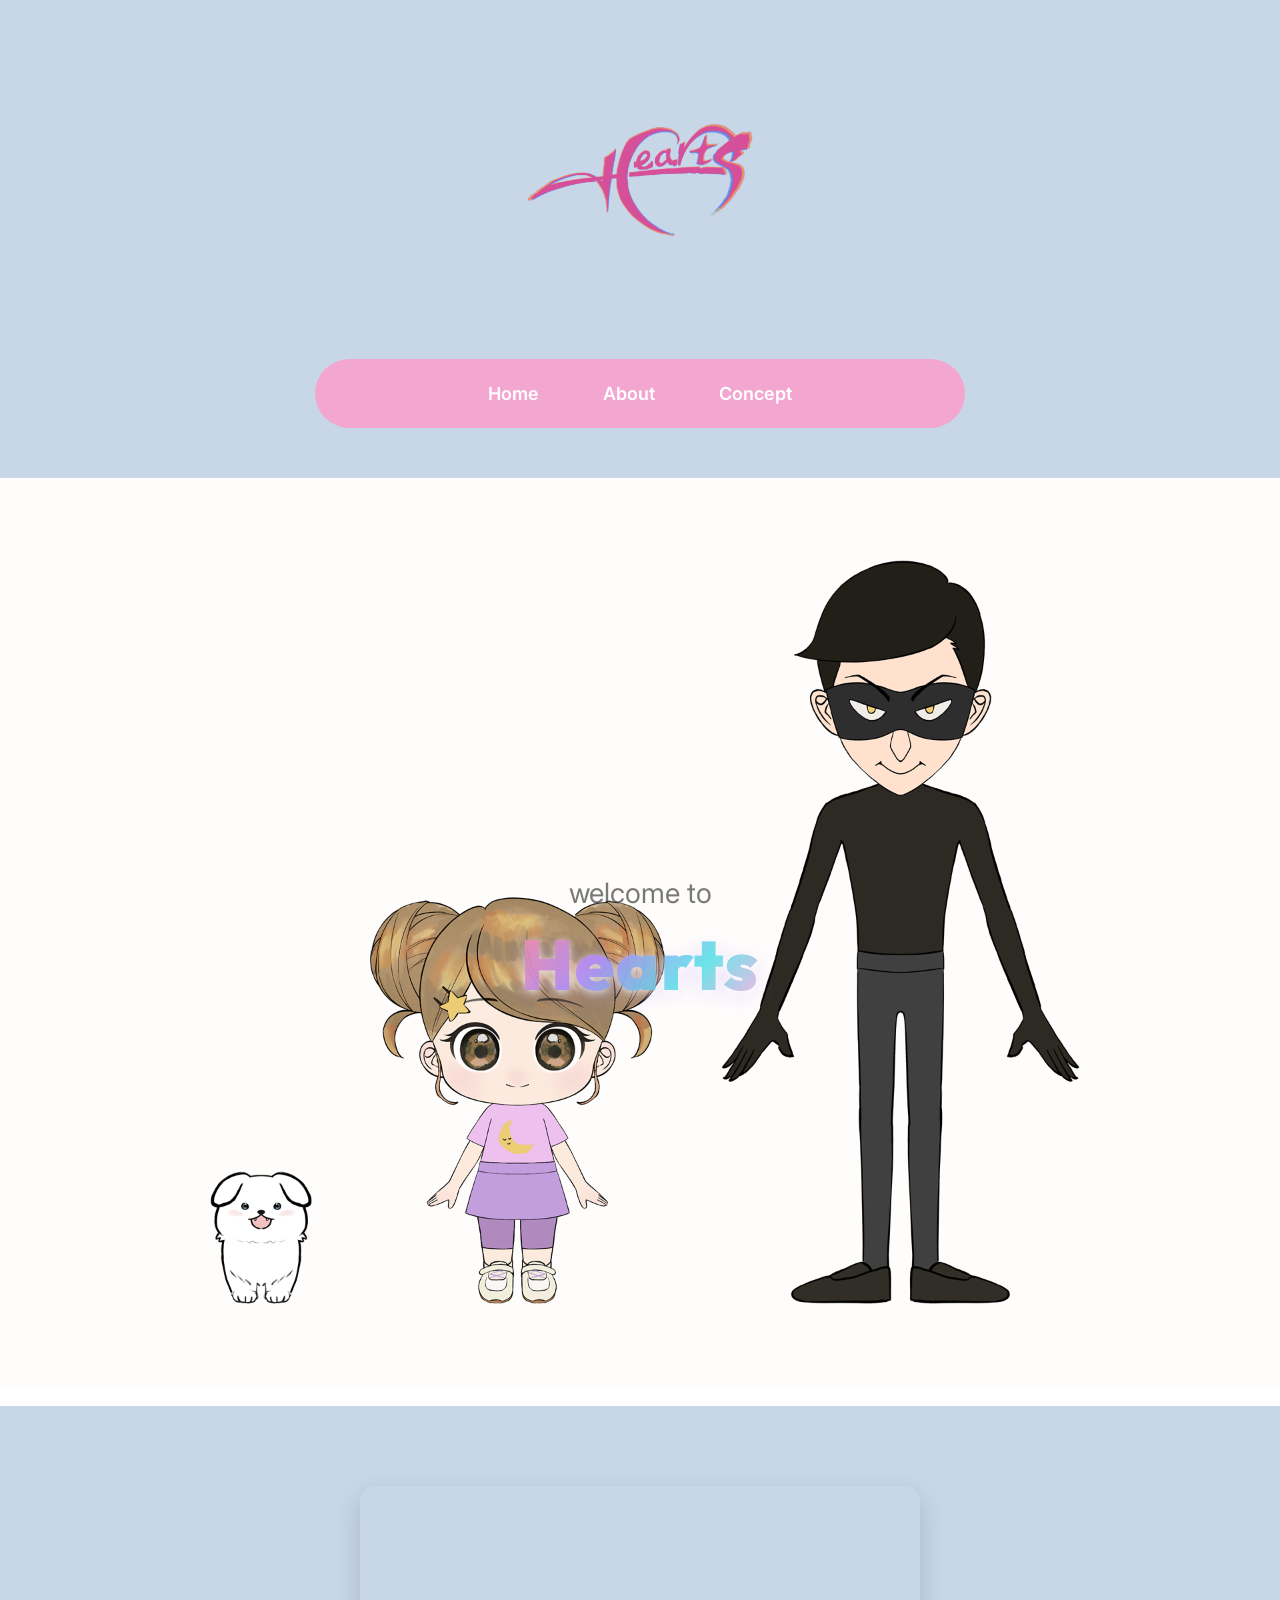
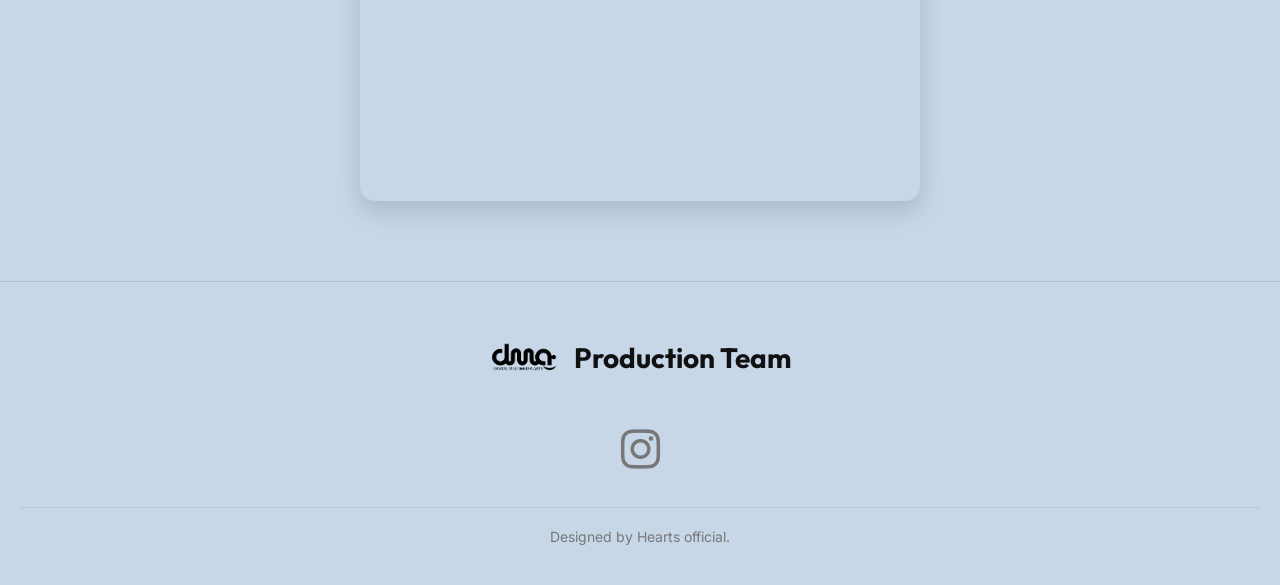
<file: index.html>
<!doctype html>
<html lang="zh-Hant">
<head>
<meta charset="UTF-8">
<meta name="viewport" content="width=device-width, initial-scale=1.0">

<title>Hearts</title>

<link rel="preconnect" href="https://fonts.googleapis.com">
<link rel="preconnect" href="https://fonts.gstatic.com" crossorigin>
<link href="https://fonts.googleapis.com/css2?family=Inter:wght@400;500;600;700&family=Outfit:wght@400;600;800;900&display=swap" rel="stylesheet">
<link href="style.css" rel="stylesheet" type="text/css">
<link rel="stylesheet" href="https://cdnjs.cloudflare.com/ajax/libs/font-awesome/6.4.0/css/all.min.css">
</head>

<body>

<!-- HEADER -->
<header>

    <div class="logo">
        <img src="images/標準字粉.png" alt="Hearts Logo">
  </div>

    <nav>
        <a href="#home">Home</a>
        <a href="about.html">About</a>
        <a href="concept.html">Concept</a>
    </nav>

</header>

<!-- HERO SECTION（只保留一張圖） -->
<section id="home" class="hero">

    <img src="images/人物比例尺 _001.png?v=2" alt="Hero Image" class="hero-image">

    <div class="hero-text">
      <p class="welcome">welcome to</p>
        <h1 class="hearts">Hearts</h1>
  </div>

</section>

<!-- ABOUT / YOUTUBE -->
<section id="about" class="about">

<div class="video-container">

    <iframe width="560" height="315" src="https://www.youtube.com/embed/SkbXSwk56cY?si=Z5XjAp5R3nUNrvUG" title="YouTube video player" frameborder="0" allow="accelerometer; autoplay; clipboard-write; encrypted-media; gyroscope; picture-in-picture; web-share" referrerpolicy="strict-origin-when-cross-origin" allowfullscreen></iframe>

</div>

</section>

<!-- CONCEPT / TEAM -->
<footer id="concept">

    <div class="footer-title">

        <img src="images/IMG_4658.PNG" alt="Team Logo">

        <h3>Production Team</h3>

    </div>



    <a href="https://www.instagram.com/hearts.official.2026?igsh=dzE0OXllcnBpaTNj&utm_source=qr" target="_blank" class="instagram">
        <i class="fa-brands fa-instagram"></i>
    </a>

    <div class="copyright">
        <p>Designed by Hearts official.</p>
    </div>

</footer>

</body>
</html>
</file>
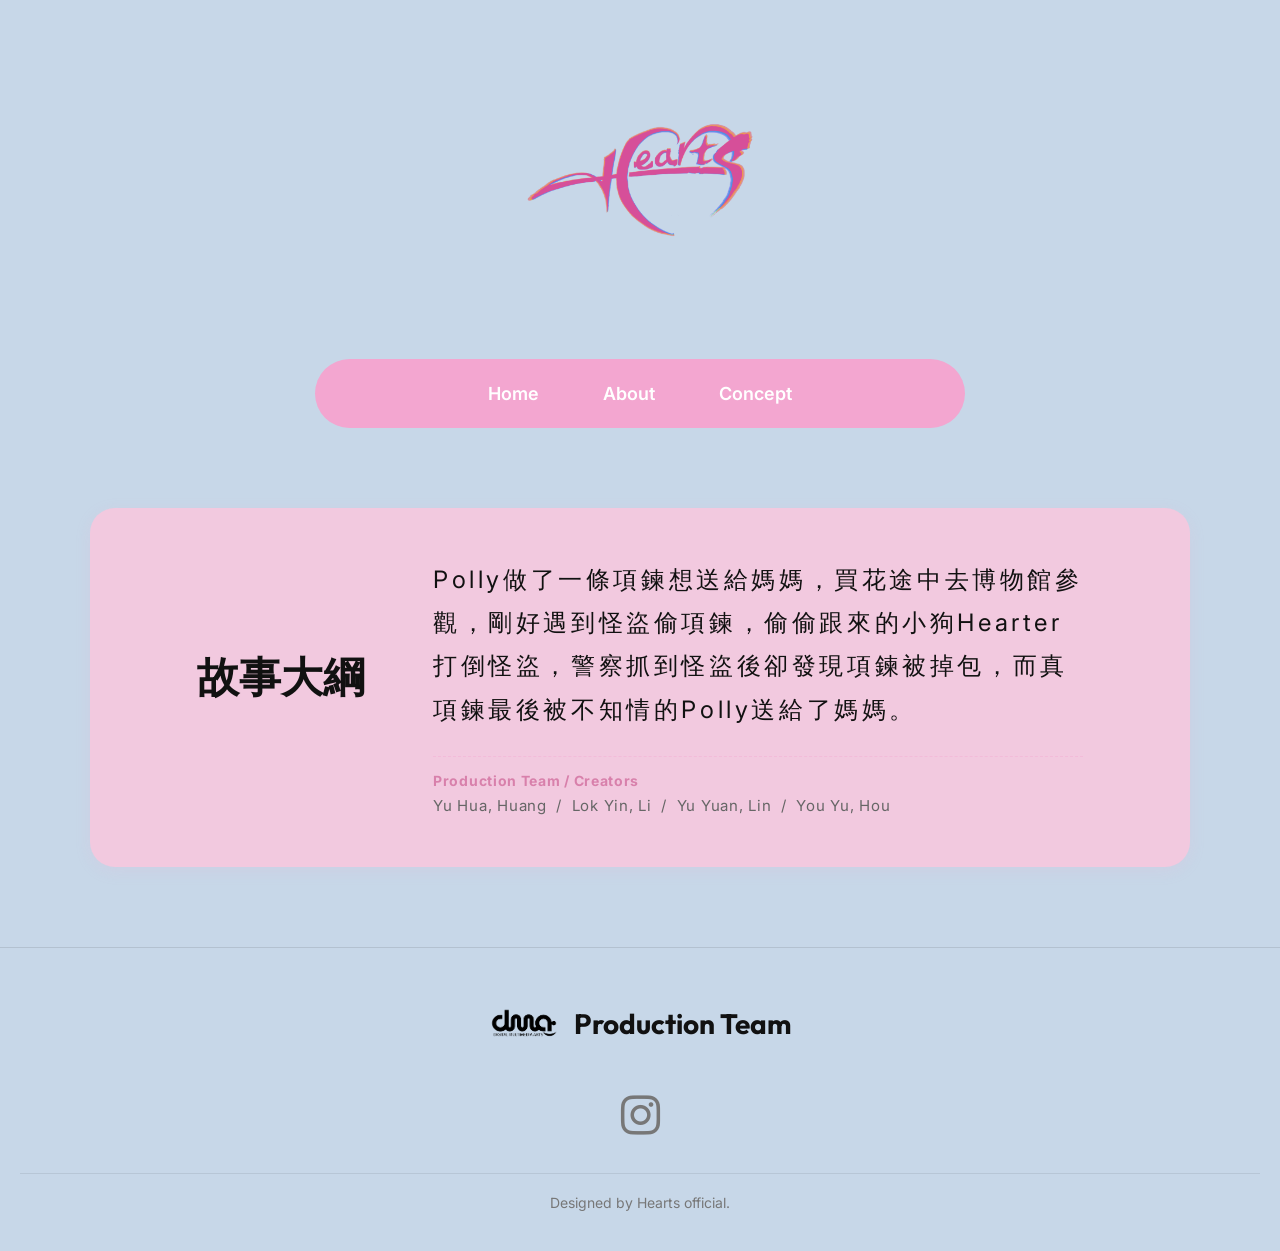
<file: about.html>
<!doctype html>
<html>
<head>
<meta charset="UTF-8">
<meta name="viewport" content="width=device-width, initial-scale=1.0">
<title>Hearts - About</title>
<link rel="preconnect" href="https://fonts.googleapis.com">
<link rel="preconnect" href="https://fonts.gstatic.com" crossorigin>
<link href="https://fonts.googleapis.com/css2?family=Inter:wght@400;500;600;700&family=Outfit:wght@400;600;800;900&display=swap" rel="stylesheet">
<link href="style.css" rel="stylesheet" type="text/css">
<link rel="stylesheet" href="https://cdnjs.cloudflare.com/ajax/libs/font-awesome/6.4.0/css/all.min.css">
</head>

<body>

<header>

    <div class="logo">
        <img src="images/標準字粉.png" alt="Hearts">
  </div>

    <nav>
        <a href="index.html">Home</a>
        <a href="#about">About</a>
        <a href="concept.html">Concept</a>
    </nav>

</header>
<section id="about" class="about">
  <div class="card">

    <h2>故事大綱&nbsp;</h2>

    <div class="card-content">
      <p>
        Polly做了一條項鍊想送給媽媽，買花途中去博物館參觀，剛好遇到怪盜偷項鍊，偷偷跟來的小狗Hearter打倒怪盜，警察抓到怪盜後卻發現項鍊被掉包，而真項鍊最後被不知情的Polly送給了媽媽。</p>
      <div class="creators">
        <h4>Production Team / Creators</h4>
        <p>Yu Hua, Huang &nbsp;/&nbsp; Lok Yin, Li &nbsp;/&nbsp; Yu Yuan, Lin &nbsp;/&nbsp; You Yu, Hou</p>
      </div>
    </div>
  </div>
</section>

<footer id="concept">

    <div class="footer-title">

        <img src="images/IMG_4658.PNG" alt="DMAC">

        <h3>Production Team</h3>

  </div>



    <a
        href="https://www.instagram.com/hearts.official.2026?igsh=dzE0OXllcnBpaTNj&utm_source=qr"
        target="_blank"
        class="instagram">

        <i class="fa-brands fa-instagram"></i>

    </a>

    <div class="copyright">
        <p>Designed by Hearts official.</p>
    </div>

</footer>

</body>
</html>
</file>
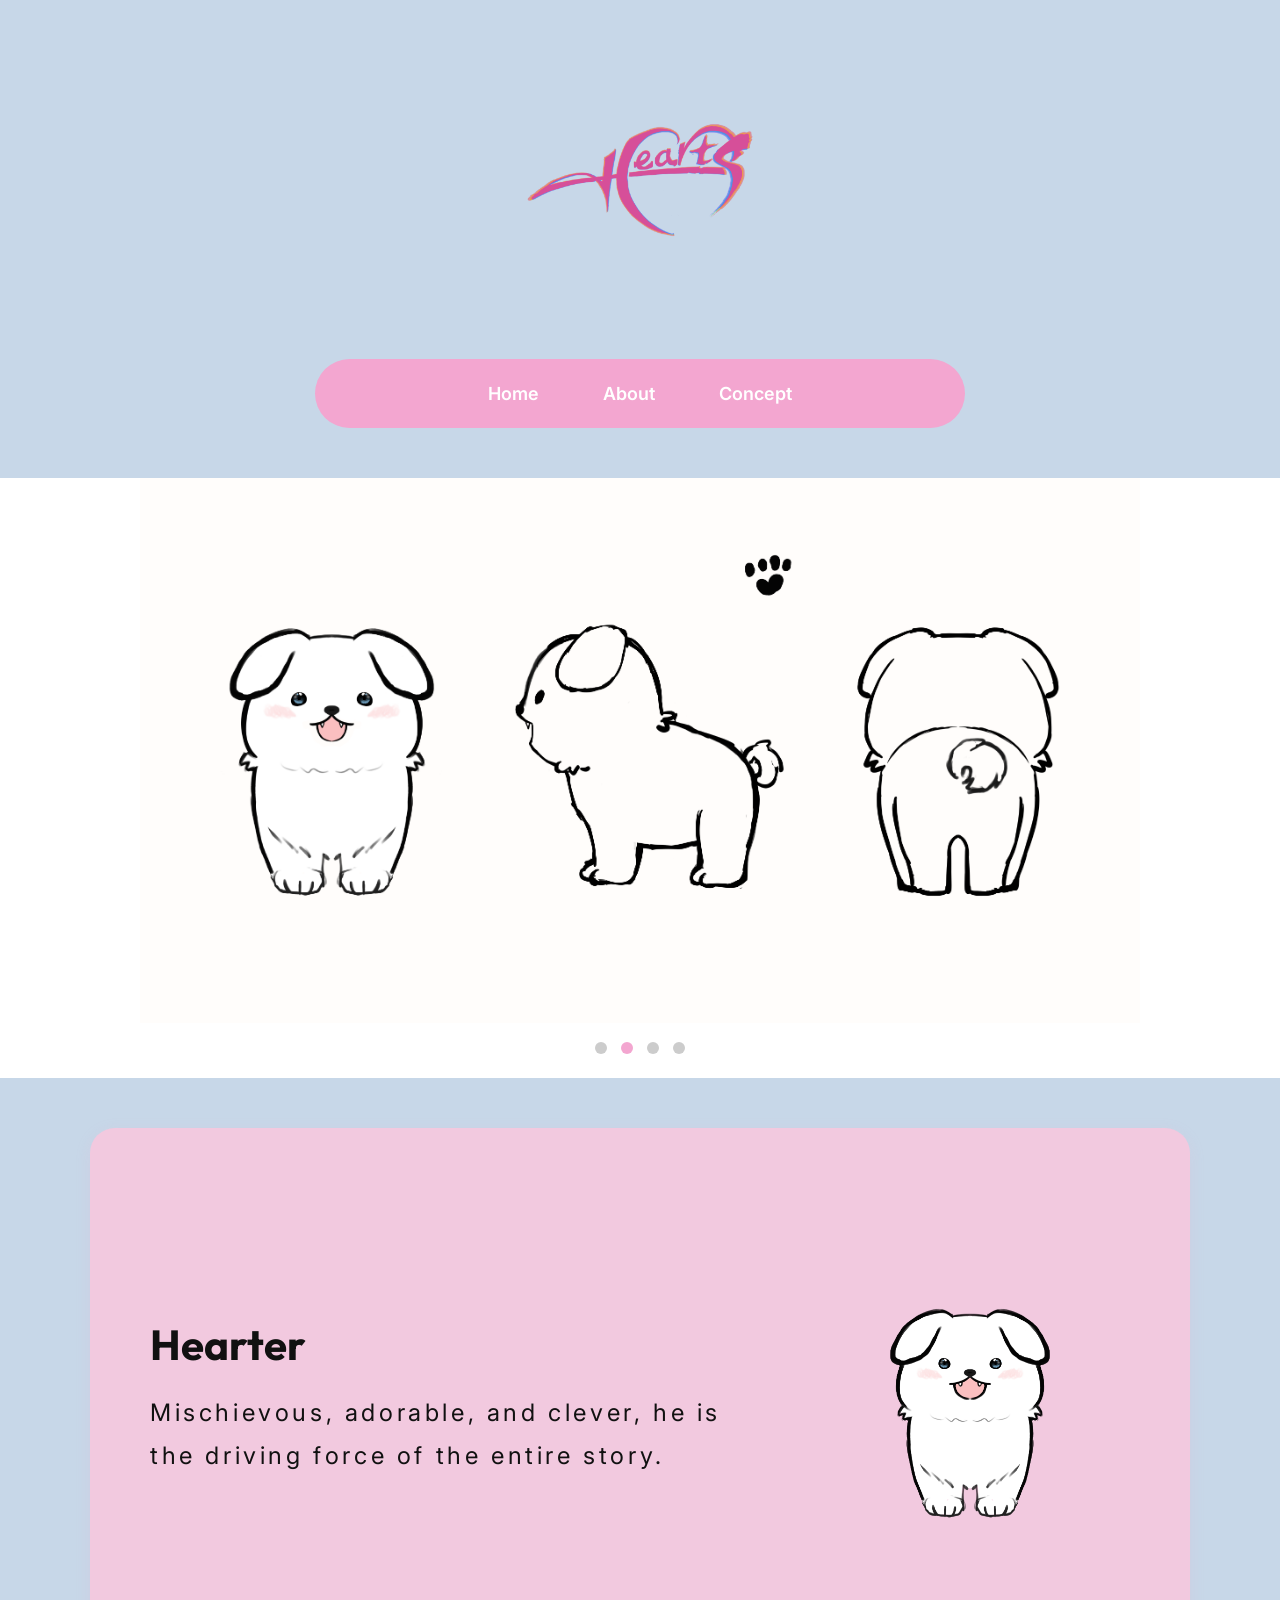
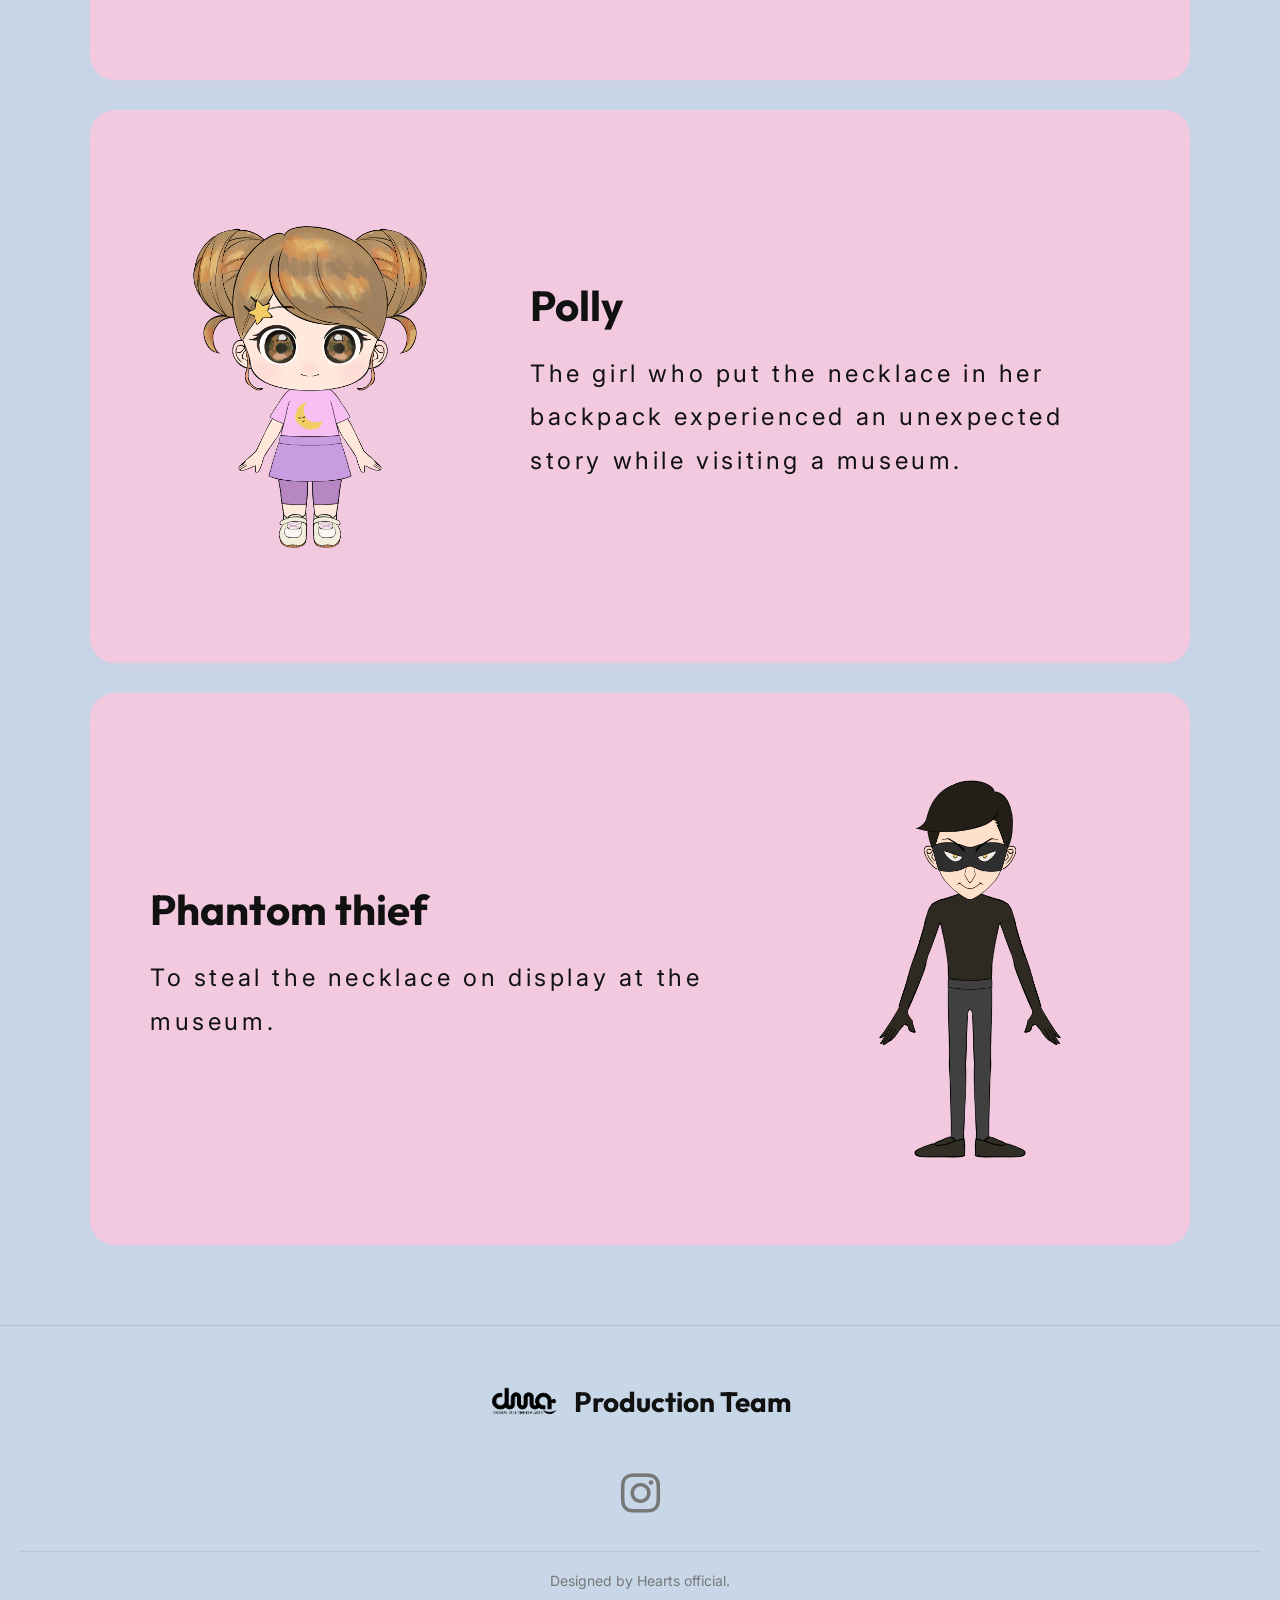
<file: concept.html>
<!doctype html>
<html>
<head>
<meta charset="UTF-8">
<meta name="viewport" content="width=device-width, initial-scale=1.0">
<title>Hearts - Concept</title>
<link rel="preconnect" href="https://fonts.googleapis.com">
<link rel="preconnect" href="https://fonts.gstatic.com" crossorigin>
<link href="https://fonts.googleapis.com/css2?family=Inter:wght@400;500;600;700&family=Outfit:wght@400;600;800;900&display=swap" rel="stylesheet">
<link href="style.css" rel="stylesheet" type="text/css">
<link rel="stylesheet" href="https://cdnjs.cloudflare.com/ajax/libs/font-awesome/6.4.0/css/all.min.css">
</head>

<body>

<header>

    <div class="logo">
        <img src="images/標準字粉.png" alt="Hearts">
  </div>

    <nav>
        <a href="index.html">Home</a>
        <a href="about.html">About</a>
        <a href="#home">Concept</a>
    </nav>

</header>

<section id="home" class="hero">

  <div class="slider">

        <div class="slide active">
            <img src="images/人物比例尺 _001.png?v=2" alt="">
        </div>

        <div class="slide">
            <img src="images/01_Hearter_three_view_drawing.png" alt="">
        </div>

        <div class="slide">
            <img src="images/01_Polly_three_view_graeing.png" alt="">
        </div>

        <div class="slide">
            <img src="images/01_Phantom_thief_three_view_drawing.png" alt="">
        </div>

    </div>

    <div class="dots">
        <span class="dot active"></span>
        <span class="dot"></span>
        <span class="dot"></span>
        <span class="dot"></span>
    </div>

</section>

<section id="about" class="about">

  <div class="card">

    <div class="card-content">
        <h2>Hearter</h2>
        <p>
            Mischievous, adorable, and clever,
            he is the driving force of the entire story.
        </p>
    </div>

      <img src="images/未命名的作品.png" alt="Hearter">

    </div>

  <div class="card">

    <div class="card-content">
        <h2>Polly</h2>
        <p>
            The girl who put the necklace in her backpack
            experienced an unexpected story while visiting
            a museum.
        </p>
    </div>

      <img src="images/未命名的作品 (2).png" alt="Polly">

    </div>

  <div class="card">

    <div class="card-content">
        <h2>Phantom thief</h2>
        <p>
            To steal the necklace on display at the museum.
        </p>
    </div>

      <img src="images/未命名的作品 (1).png" alt="Phantom thief">

    </div>

</section>

<footer id="concept">

    <div class="footer-title">

        <img src="images/IMG_4658.PNG" alt="DMAC">

        <h3>Production Team</h3>

  </div>



    <a
        href="https://www.instagram.com/hearts.official.2026?igsh=dzE0OXllcnBpaTNj&utm_source=qr"
        target="_blank"
        class="instagram">

        <i class="fa-brands fa-instagram"></i>

    </a>

    <div class="copyright">
        <p>Designed by Hearts official.</p>
    </div>

</footer>

<script>

const slides=document.querySelectorAll(".slide");
const dots=document.querySelectorAll(".dot");

let current=0;

function showSlide(index){

slides.forEach(slide=>{
slide.classList.remove("active");
});

dots.forEach(dot=>{
dot.classList.remove("active");
});

slides[index].classList.add("active");
dots[index].classList.add("active");

}

function nextSlide(){

current++;

if(current>=slides.length){
current=0;
}

showSlide(current);

}

setInterval(nextSlide,3000);

dots.forEach((dot,index)=>{

dot.addEventListener("click",()=>{

current=index;
showSlide(current);

});

});

</script>

</body>
</html>
</file>
<file: style.css>
*{
margin:0;
padding:0;
box-sizing:border-box;
}

html{
scroll-behavior:smooth;
}

body{
font-family: 'Inter', sans-serif;
background:#c7d7e8;
color:#111;
}

h1, h2, h3, .logo, .hearts {
font-family: 'Outfit', sans-serif;
}

header{
padding:30px 20px;
}

.logo{
text-align:center;
margin-bottom:25px;
}

.logo img{
width:220px;
max-width:100%;
height:auto;
transition: width 0.3s ease;
}

@media(min-width:768px){
.logo img{
width:300px;
}
}

nav{
width:80%;
max-width:650px;
margin:auto;
background:#f3a6d0;
border-radius:50px;
padding:10px 15px;
display:flex;
justify-content:center;
gap:20px;
}

nav a{
color:#fff;
text-decoration:none;
font-size:15px;
font-weight:600;
padding: 4px 10px;
border-radius: 20px;
transition: all 0.3s cubic-bezier(0.25, 0.8, 0.25, 1);
position: relative;
}

nav a::after {
content: '';
position: absolute;
bottom: -2px;
left: 50%;
width: 0;
height: 2px;
background: #fff;
transition: all 0.3s ease;
transform: translateX(-50%);
}

nav a:hover {
transform: translateY(-2px);
text-shadow: 0 2px 10px rgba(255, 255, 255, 0.4);
}

nav a:hover::after {
width: 60%;
}

.hero{
position:relative;
background:#fff;
margin-top:20px;
padding-bottom:20px;
}

.hero img{
width:100%;
display:block;
}

.hero-text{
    position: absolute;
    top: 50%;
    left: 50%;
    transform: translate(-50%,-50%);
    text-align: center;
}

.welcome{
font-size:18px;
font-weight:400;
margin-bottom:5px;
color:#333;
text-shadow: 0 2px 4px rgba(255,255,255,0.8);
opacity: 0.65;
}

.hearts{
font-size:44px;
font-weight:900;
letter-spacing:2px;
margin:0;
background: linear-gradient(135deg, #ff8da1 0%, #b38eff 35%, #5ce1e6 70%, #ffabe3 100%);
-webkit-background-clip: text;
-webkit-text-fill-color: transparent;
filter: drop-shadow(0 2px 4px rgba(255, 255, 255, 0.8)) drop-shadow(0 4px 10px rgba(179, 142, 255, 0.3));
opacity: 0.9;
}

.video-container {
display:flex;
justify-content:center;
align-items:center;
margin:30px auto;
max-width:1000px;
width:100%;
}

.video-container iframe {
max-width:100%;
border-radius:15px;
box-shadow:0 10px 25px rgba(0,0,0,.15);
}

.slider{
position:relative;
max-width:1000px;
margin:auto;
overflow:hidden;
}

.slide{
position: absolute;
top: 0;
left: 0;
width: 100%;
opacity: 0;
transition: opacity 0.8s ease-in-out;
z-index: 1;
}

.slide.active{
position: relative;
opacity: 1;
z-index: 2;
}

.slide img{
width:100%;
display:block;
}

.dots{
text-align:center;
padding-top:15px;
}

.dot{
width:12px;
height:12px;
border-radius:50%;
background:#ccc;
display:inline-block;
margin:0 5px;
cursor:pointer;
}

.dot.active{
background:#f3a6d0;
}

.about{
padding:50px 20px;
}

.card{
background:#f2c9df;
border-radius:25px;
padding:25px;
margin-bottom:30px;
transition: transform 0.4s cubic-bezier(0.165, 0.84, 0.44, 1), box-shadow 0.4s ease;
box-shadow: 0 4px 15px rgba(243, 166, 208, 0.15);
}

.card:hover{
transform: translateY(-8px);
box-shadow: 0 16px 35px rgba(243, 166, 208, 0.35);
}

.card h2{
    font-size: 36px;
    margin-bottom: 38px;
    clear: left;
}

.card p{
    font-size: 22px;
    line-height: 1.8;
    margin-bottom: 12px;
    margin-left: 44px;
    letter-spacing: 0.15em;
}

.card img{
    width: 250px;
    display: block;
    margin-right: auto;
    margin-left: auto;
    padding-top: 0px;
}

footer{
padding:40px 20px;
border-top:1px solid rgba(0,0,0,.1);
text-align:center;
}

.footer-title{
display:flex;
align-items:center;
justify-content:center;
gap:15px;
}

.footer-title img{
width:70px;
}

.footer-title h3{
    font-size: 28px;
}

.team{
margin-top:20px;
text-align:center;
}

.team p{
font-size:21px;
color:#666;
margin-bottom:12px;
text-align:center;
}

.instagram{
display:inline-block;
margin-top:30px;
font-size:45px;
color:#777;
transition:.3s;
}

.instagram:hover{
color:#f3a6d0;
}

.card-content {
flex: 1;
width: 100%;
}

.creators {
margin-top: 25px;
padding-top: 15px;
margin-left: 44px;
border-top: 1px dashed rgba(243, 166, 208, 0.4);
text-align: left;
}

.creators h4 {
font-size: 14px;
color: #d880ab;
margin-bottom: 6px;
font-weight: 700;
letter-spacing: 0.05em;
}

.creators p {
font-size: 15px !important;
color: #666 !important;
margin-left: 0 !important;
letter-spacing: 0.05em !important;
line-height: 1.5 !important;
margin-bottom: 0 !important;
text-align: left !important;
}

@media(min-width:768px){

nav{
width:90%;
padding:20px;
gap:40px;
}

nav a{
font-size:18px;
padding: 4px 12px;
}

.welcome{
font-size:28px;
margin-bottom:10px;
}

.hearts{
font-size:70px;
}

.card{
    max-width: 1100px;
    margin-top: 0;
    margin-right: auto;
    margin-left: auto;
}

}

@media(min-width:1024px){

.card{
display:flex;
align-items:center;
justify-content:center;
gap:60px;
padding:50px 60px;
}

.card:nth-child(even){
flex-direction:row-reverse;
}

.card img{
width:320px;
margin:0;
flex-shrink:0;
}

.card h2{
font-size:42px;
margin-bottom:20px;
}

.card p{
font-size:24px;
margin-left:0;
}

.card-content {
flex: 0 1 650px;
width:100%;
}

.creators {
margin-left: 0;
}

}

.copyright{
text-align:center;
margin-top:30px;
padding-top:20px;
font-size:14px;
color:#777;
display:block;
width:100%;
clear:both;
border-top:1px solid rgba(0,0,0,.08);
}
</file>
